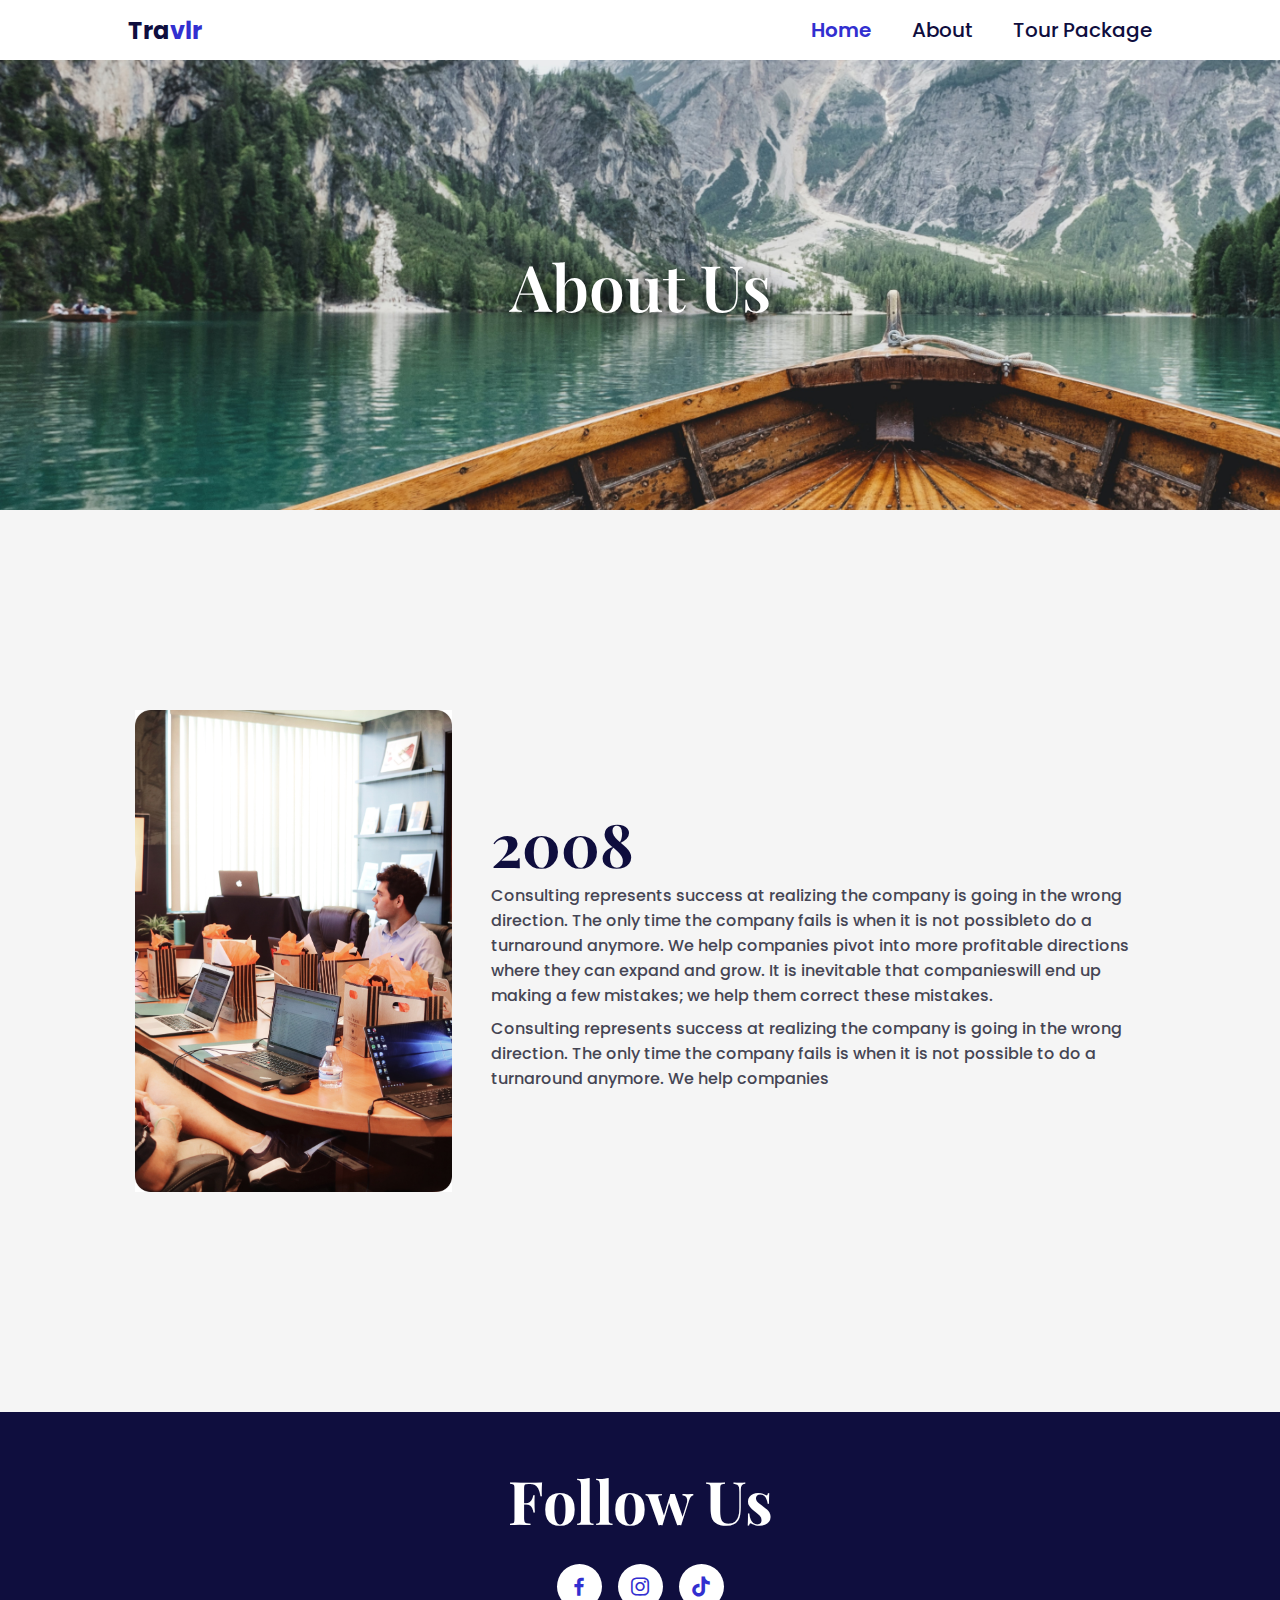
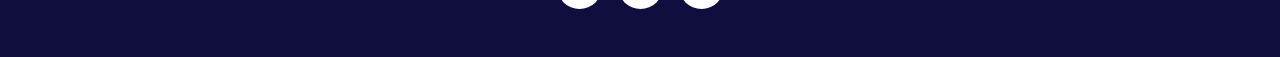
<file: about.html>
<!DOCTYPE html>
<html lang="en">
  <head>
    <meta charset="UTF-8" />
    <meta name="viewport" content="width=device-width, initial-scale=1.0" />
    <link
      href="https://unpkg.com/boxicons@2.1.4/css/boxicons.min.css"
      rel="stylesheet"
    />
    <link rel="stylesheet" href="./assets/css/main.css" />
    <title>Travel Website</title>
  </head>
  <body>
    <header class="header" id="header">
      <nav class="nav container">
        <a href="#" class="nav__logo">Tra<span>vlr</span></a>

        <div class="nav__menu" id="nav-menu">
          <ul class="nav__list">
            <li class="nav__item">
              <a href="index.html" class="nav__link active">Home</a>
            </li>
            <li class="nav__item">
              <a href="about.html" class="nav__link">About</a>
            </li>
            <li class="nav__item">
              <a href="tour-package.html" class="nav__link">Tour Package</a>
            </li>
          </ul>
        </div>

        <div class="nav__toggle" id="nav-toggle">
          <i class="bx bx-menu"></i>
        </div>
      </nav>
    </header>

    <main class="main" id="main">
      <section
        class="section about-hero"
        style="background-image: url('./assets/media/bg-about.jpg')"
        id="hero"
      >
        <h1 class="hero__title">About Us</h1>
      </section>

      <section class="section about container">
        <div class="about__container">
          <img class="about__img" src="./assets/media/about-image.jpg" alt="" />

          <div class="about__data">
            <h3 class="about__data-title">2008</h3>
            <p class="about__data-description">
              Consulting represents success at realizing the company is going in
              the wrong direction. The only time the company fails is when it is
              not possibleto do a turnaround anymore. We help companies pivot
              into more profitable directions where they can expand and grow. It
              is inevitable that companieswill end up making a few mistakes; we
              help them correct these mistakes.
            </p>
            <p class="about__data-description">
              Consulting represents success at realizing the company is going in
              the wrong direction. The only time the company fails is when it is
              not possible to do a turnaround anymore. We help companies
            </p>
          </div>
        </div>
      </section>
    </main>

    <footer class="footer">
      <h3 class="footer__title">Follow Us</h3>

      <div class="footer__social">
        <a href="#" class="footer__social-link"
          ><i class="bx bxl-facebook"></i
        ></a>
        <a href="#" class="footer__social-link"
          ><i class="bx bxl-instagram"></i
        ></a>
        <a href="#" class="footer__social-link"
          ><i class="bx bxl-tiktok"></i
        ></a>
      </div>
    </footer>

    <script src="./assets/js/main.js"></script>
  </body>
</html>
</file>
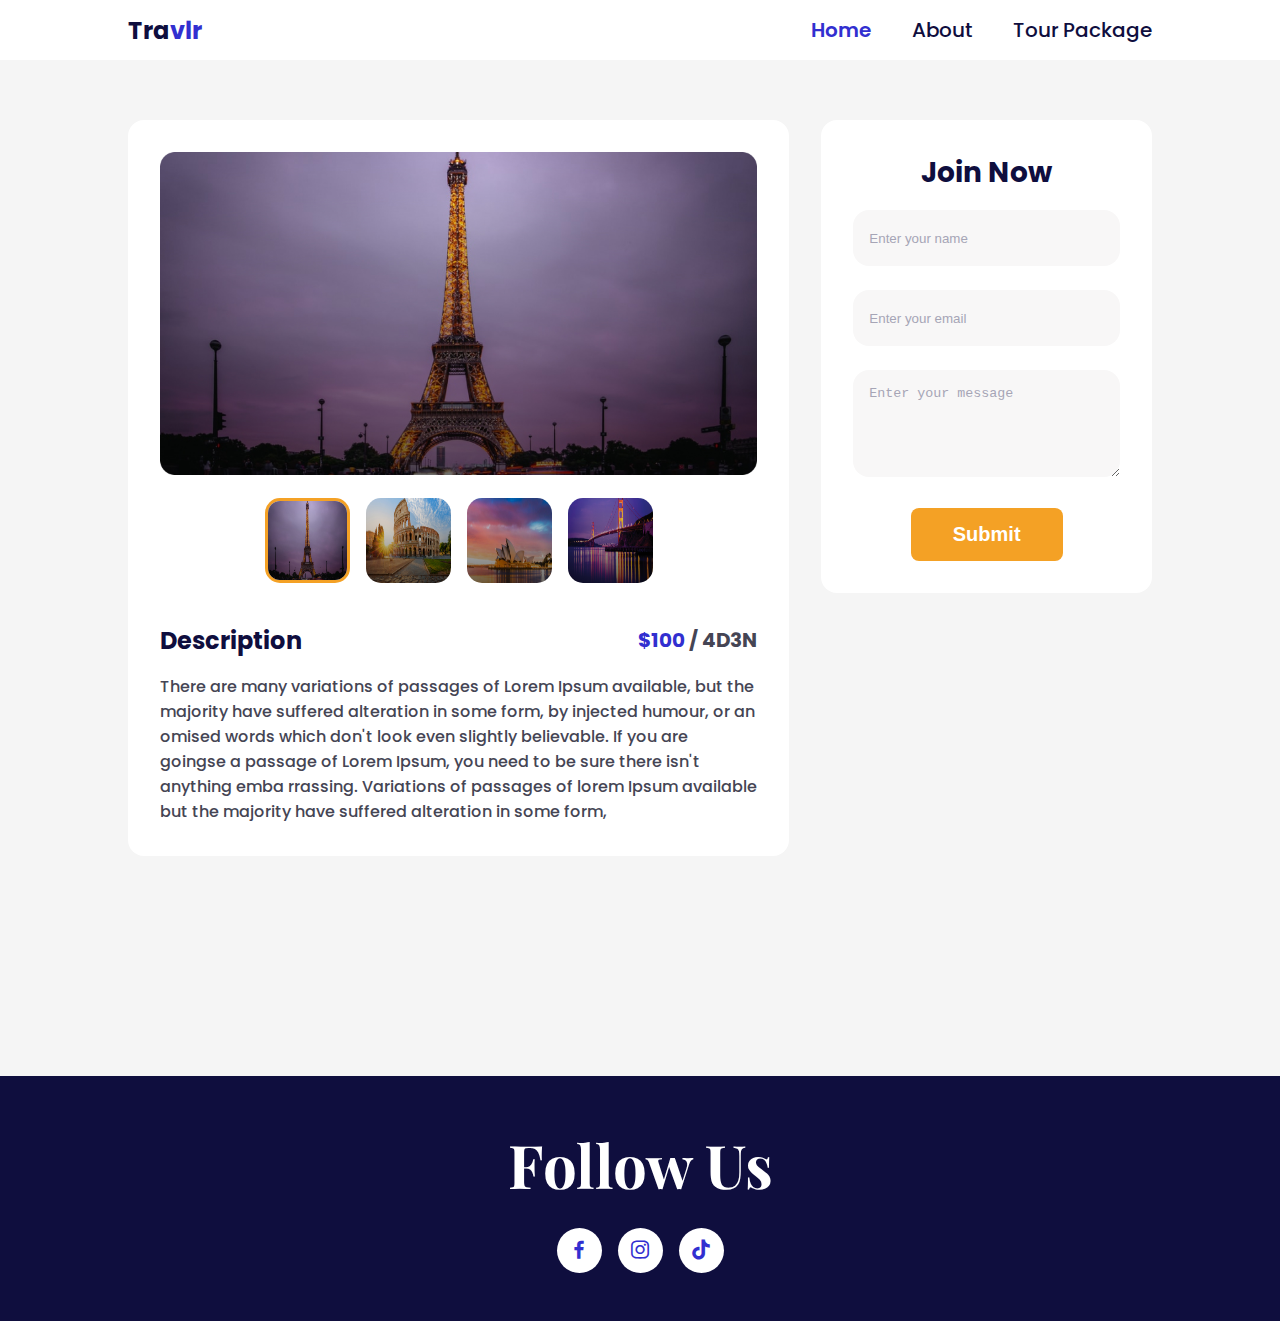
<file: detailt.html>
<!DOCTYPE html>
<html lang="en">
  <head>
    <meta charset="UTF-8" />
    <meta name="viewport" content="width=device-width, initial-scale=1.0" />
    <link
      href="https://unpkg.com/boxicons@2.1.4/css/boxicons.min.css"
      rel="stylesheet"
    />
    <link rel="stylesheet" href="./assets/css/main.css" />
    <title>Travel Website</title>
  </head>
  <body>
    <header class="header" id="header">
      <nav class="nav container">
        <a href="#" class="nav__logo">Tra<span>vlr</span></a>

        <div class="nav__menu" id="nav-menu">
          <ul class="nav__list">
            <li class="nav__item">
              <a href="index.html" class="nav__link active">Home</a>
            </li>
            <li class="nav__item">
              <a href="about.html" class="nav__link">About</a>
            </li>
            <li class="nav__item">
              <a href="tour-package.html" class="nav__link">Tour Package</a>
            </li>
          </ul>
        </div>

        <div class="nav__toggle" id="nav-toggle">
          <i class="bx bx-menu"></i>
        </div>
      </nav>
    </header>

    <main class="container" style="margin-top: 120px">
      <section class="detail">
        <div class="detail__card card">
          <img
            src="./assets/media/detail-img.jpg"
            alt=""
            class="detail__card-img"
          />
          <div class="detail__card-img-list">
            <img
              src="./assets/media/detail-img.jpg"
              alt=""
              class="detail__card-img-item active"
            />
            <img
              src="./assets/media/detail-img2.jpg"
              alt=""
              class="detail__card-img-item"
            />
            <img
              src="./assets/media/detail-img3.jpg"
              alt=""
              class="detail__card-img-item"
            />
            <img
              src="./assets/media/detail-img4.jpg"
              alt=""
              class="detail__card-img-item"
            />
          </div>
          <div class="detail__card-data">
            <div class="detail__card-title">
              <h4>Description</h4>
              <h5>$100 <span>/ 4D3N</span></h5>
            </div>
            <p class="detail__card-description">
              There are many variations of passages of Lorem Ipsum available,
              but the majority have suffered alteration in some form, by
              injected humour, or an omised words which don't look even slightly
              believable. If you are goingse a passage of Lorem Ipsum, you need
              to be sure there isn't anything emba rrassing. Variations of
              passages of lorem Ipsum available but the majority have suffered
              alteration in some form,
            </p>
          </div>
        </div>
        <div class="detail__form card">
          <h4 class="detail__form-title">Join Now</h4>
          <form action="">
            <div class="form__group">
              <input
                class="form__group-input"
                type="text"
                placeholder="Enter your name"
              />
            </div>
            <div class="form__group">
              <input
                class="form__group-input"
                type="email"
                placeholder="Enter your email"
              />
            </div>
            <div class="form__group">
              <textarea
                class="form__group-textarea"
                placeholder="Enter your message"
                rows="5"
              ></textarea>
            </div>
            <div class="form__group">
              <button class="button button-detail">Submit</button>
            </div>
          </form>
        </div>
      </section>
    </main>

    <footer class="footer">
      <h3 class="footer__title">Follow Us</h3>

      <div class="footer__social">
        <a href="#" class="footer__social-link"
          ><i class="bx bxl-facebook"></i
        ></a>
        <a href="#" class="footer__social-link"
          ><i class="bx bxl-instagram"></i
        ></a>
        <a href="#" class="footer__social-link"
          ><i class="bx bxl-tiktok"></i
        ></a>
      </div>
    </footer>

    <script src="./assets/js/main.js"></script>
  </body>
</html>
</file>
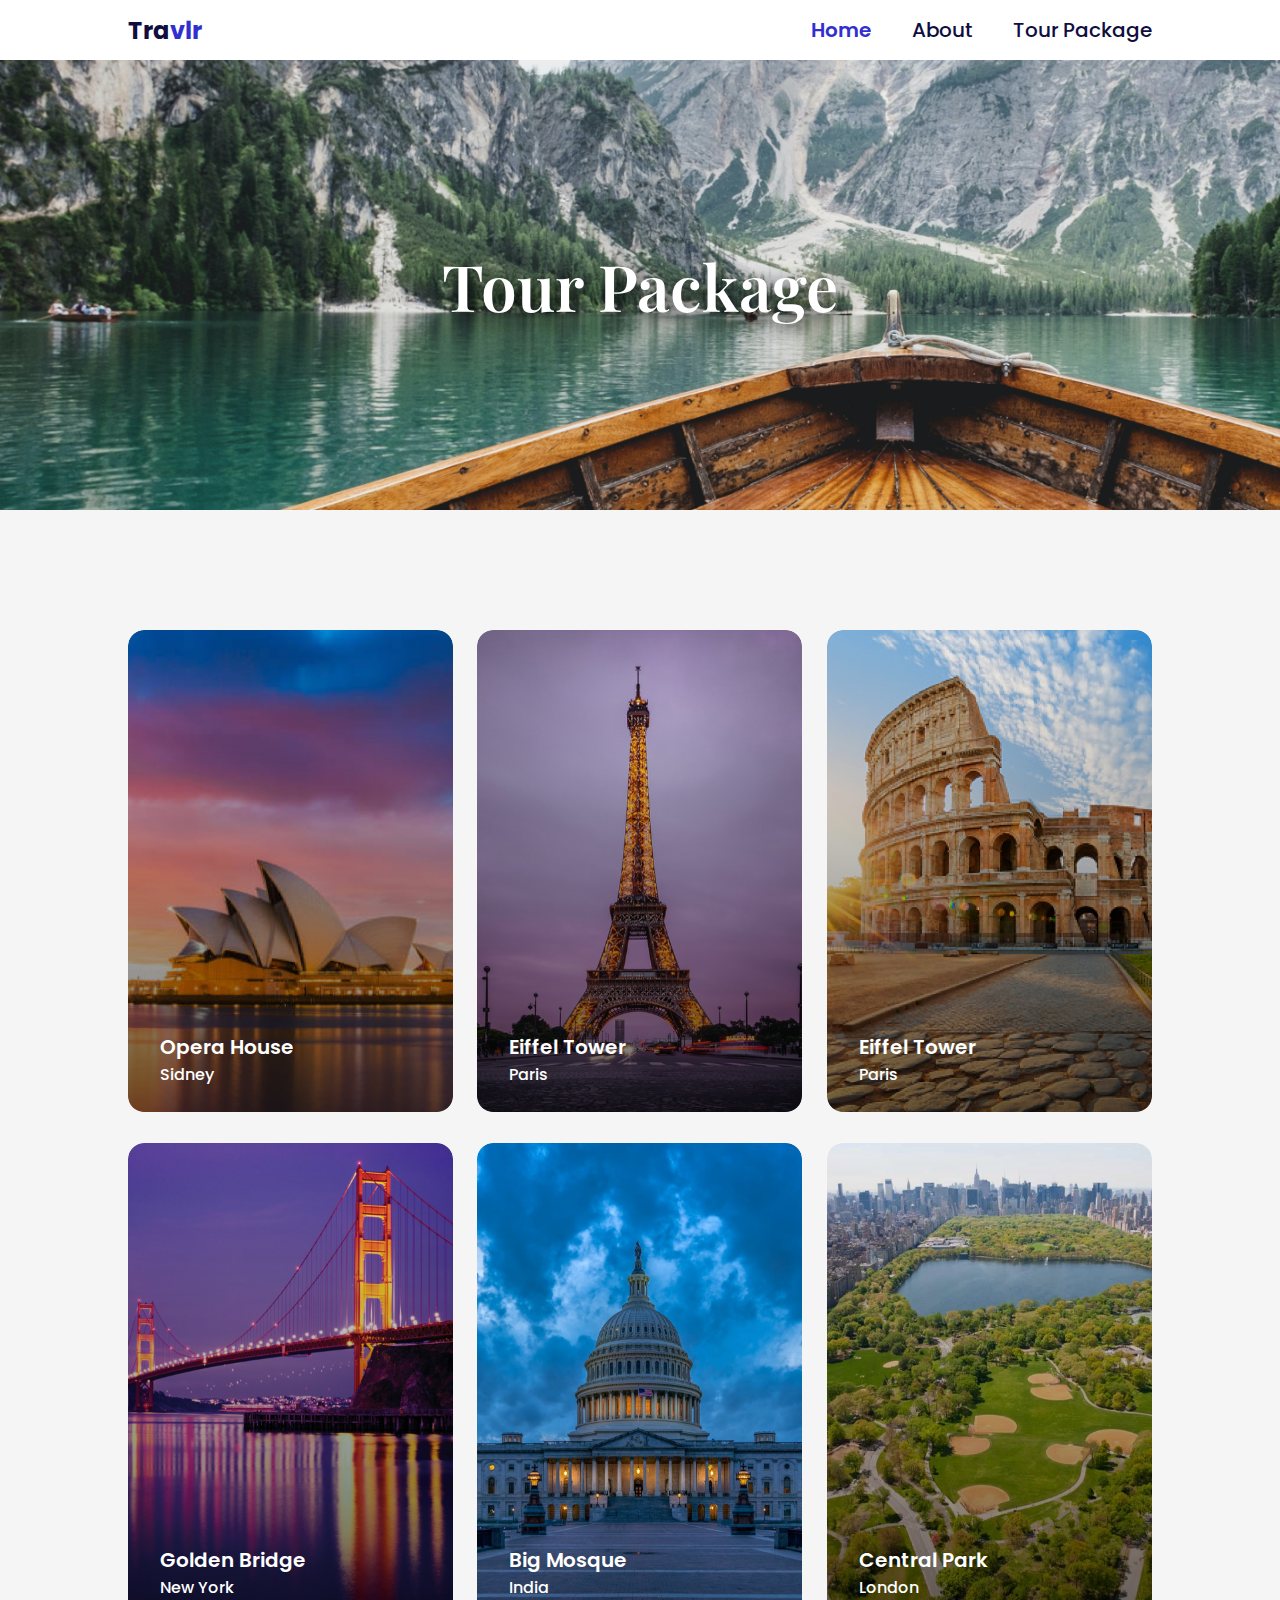
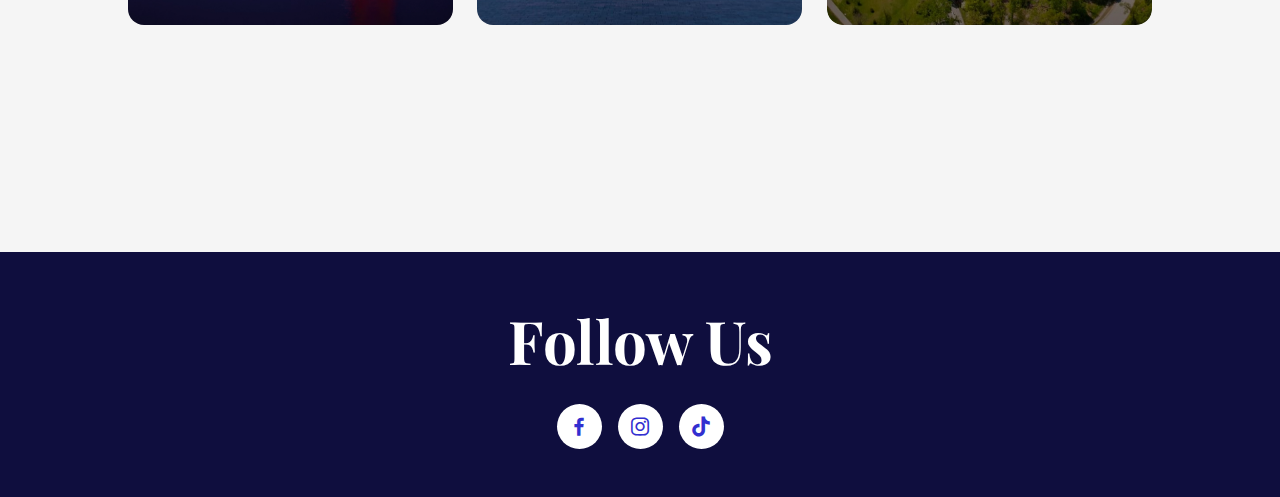
<file: tour-package.html>
<!DOCTYPE html>
<html lang="en">
  <head>
    <meta charset="UTF-8" />
    <meta name="viewport" content="width=device-width, initial-scale=1.0" />
    <link
      href="https://unpkg.com/boxicons@2.1.4/css/boxicons.min.css"
      rel="stylesheet"
    />
    <link rel="stylesheet" href="./assets/css/main.css" />
    <title>Travel Website</title>
  </head>
  <body>
    <header class="header" id="header">
      <nav class="nav container">
        <a href="#" class="nav__logo">Tra<span>vlr</span></a>

        <div class="nav__menu" id="nav-menu">
          <ul class="nav__list">
            <li class="nav__item">
              <a href="index.html" class="nav__link active">Home</a>
            </li>
            <li class="nav__item">
              <a href="about.html" class="nav__link">About</a>
            </li>
            <li class="nav__item">
              <a href="tour-package.html" class="nav__link">Tour Package</a>
            </li>
          </ul>
        </div>

        <div class="nav__toggle" id="nav-toggle">
          <i class="bx bx-menu"></i>
        </div>
      </nav>
    </header>

    <main class="main" id="main">
      <section
        class="section about-hero"
        style="background-image: url('./assets/media/bg-about.jpg')"
        id="hero"
      >
        <h1 class="hero__title">Tour Package</h1>
      </section>

      <section class="section tour container">
        <div class="tour__container">
          <div class="tour__card">
            <img src="./assets/media/img-1.jpg" alt="" class="tour__card-img" />
            <div class="tour__data">
              <h5 class="tour__data-title">Opera House</h5>
              <span class="tour__data-subtitle">Sidney</span>
            </div>
            <a href="#" class="tour__link"></a>
          </div>
          <div class="tour__card">
            <img src="./assets/media/img-2.jpg" alt="" class="tour__card-img" />
            <div class="tour__data">
              <h5 class="tour__data-title">Eiffel Tower</h5>
              <span class="tour__data-subtitle">Paris</span>
            </div>
            <a href="#" class="tour__link"></a>
          </div>
          <div class="tour__card">
            <img src="./assets/media/img-3.jpg" alt="" class="tour__card-img" />
            <div class="tour__data">
              <h5 class="tour__data-title">Eiffel Tower</h5>
              <span class="tour__data-subtitle">Paris</span>
            </div>
            <a href="#" class="tour__link"></a>
          </div>
          <div class="tour__card">
            <img src="./assets/media/img-4.jpg" alt="" class="tour__card-img" />
            <div class="tour__data">
              <h5 class="tour__data-title">Golden Bridge</h5>
              <span class="tour__data-subtitle">New York</span>
            </div>
            <a href="#" class="tour__link"></a>
          </div>
          <div class="tour__card">
            <img src="./assets/media/img-5.jpg" alt="" class="tour__card-img" />
            <div class="tour__data">
              <h5 class="tour__data-title">Big Mosque</h5>
              <span class="tour__data-subtitle">India</span>
            </div>
            <a href="#" class="tour__link"></a>
          </div>
          <div class="tour__card">
            <img src="./assets/media/img-6.jpg" alt="" class="tour__card-img" />
            <div class="tour__data">
              <h5 class="tour__data-title">Central Park</h5>
              <span class="tour__data-subtitle">London</span>
            </div>
            <a href="#" class="tour__link"></a>
          </div>
        </div>
      </section>
    </main>

    <footer class="footer">
      <h3 class="footer__title">Follow Us</h3>

      <div class="footer__social">
        <a href="#" class="footer__social-link"
          ><i class="bx bxl-facebook"></i
        ></a>
        <a href="#" class="footer__social-link"
          ><i class="bx bxl-instagram"></i
        ></a>
        <a href="#" class="footer__social-link"
          ><i class="bx bxl-tiktok"></i
        ></a>
      </div>
    </footer>

    <script src="./assets/js/main.js"></script>
  </body>
</html>
</file>
<file: assets/css/main.css>
@import url('https://fonts.googleapis.com/css2?family=Playfair+Display:wght@500;600;700&family=Poppins:wght@400;500;600;700&display=swap');

:root {
  --primary-color: hsla(241, 63%, 50%, 1);
  --title-color: hsla(241, 63%, 15%, 1);
  --paragraph-color: hsla(241, 10%, 30%, 1);
  --btn-color: hsla(36, 90%, 55%, 1);
  --bg-color: hsla(0, 0%, 96%, 1);
  --form-color: hsla(0, 3%, 97%, 1);
  --form-text-color: hsla(241, 10%, 68%, 1);

  --primary-font: 'Poppins', sans-serif;
  --secondary-font: 'Playfair Display', serif;

  --h1-font-size: 2rem;
  --h3-font-size: 1.75rem;
  --normal-font-size: 1rem;

  --fw-regular: 400;
  --fw-medium: 500;
  --fw-semibold: 600;
  --fw-bold: 700;
}

@media screen and (min-width: 768px) {
  :root {
    --h1-font-size: 4rem;
    --h3-font-size: 3.75rem;
    --normal-font-size: 1rem;
  }
}

* {
  margin: 0;
  padding: 0;
  box-sizing: border-box;
}
a {
  text-decoration: none;
  color: var(--title-color);
}
ol,
ul {
  list-style: none;
}

img {
  max-width: 100%;
  height: auto;
}

body {
  font-size: var(--normal-font-size);
  background-color: var(--bg-color);
  color: var(--title-color);
  font-weight: var(--fw-medium);
  font-family: var(--primary-font);
}

/* re-usable class */
.container {
  max-width: 1024px;
  margin-inline: 2rem;
}
/* end */

/* header style */
.header {
  width: 100%;
  background-color: #fff;
  position: fixed;
  top: 0;
  left: 0;
  z-index: 2;
}

.nav {
  display: flex;
  justify-content: space-between;
  align-items: center;
  height: 60px;
}

.nav__logo {
  font-size: 1.5rem;
  font-weight: var(--fw-bold);
}

.nav__logo span {
  color: var(--primary-color);
}

@media screen and (max-width: 768px) {
  .nav__menu {
    position: fixed;
    top: -100%;
    left: 0;
    right: 0;
    background-color: #fff;
    width: 80%;
    text-align: center;
    margin-inline: auto;
    padding: 2rem 3rem;
    /* border: 1px solid black; */
    box-shadow: 0 3px 12px 0 rgba(0, 0, 0, 0.1);
    border-radius: 0.75rem;
    transition: 0.3s;
  }

  .nav__item {
    margin-bottom: 2rem;
  }

  .nav__menu.show-menu {
    top: 80px;
  }
}

.nav__link {
  font-size: 1.25rem;
}

.nav__link.active {
  color: var(--primary-color);
  font-weight: var(--fw-semibold);
}

.nav__toggle {
  font-size: 1.5rem;
  cursor: pointer;
  color: var(--title-color);
}
/* end */

.main {
  margin-top: 3.75rem;
}

/* hero style */
.hero {
  background-image: url('../media/bg-image.png');
  height: 100vh;
  background-repeat: no-repeat;
  background-size: cover;
  background-position: -200px 0;
  text-align: center;
  display: flex;
  flex-direction: column;
  align-items: center;
  justify-content: center;
  row-gap: 3.75rem;
}

.hero__title {
  font-family: var(--secondary-font);
  font-size: var(--h1-font-size);
  color: #fff;
  font-weight: var(--fw-semibold);
  text-shadow: 5px 5px 20px rgba(0, 0, 0, 1);
}

.button {
  background-color: var(--btn-color);
  border: none;
  padding: 15px 42px;
  border-radius: 0.5rem;
  color: #fff;
  font-size: 1.25rem;
  font-weight: var(--fw-semibold);
}

.button:hover {
  background-color: hsla(36, 90%, 50%, 1);
}
/* end */

.section-title {
  text-align: center;
  font-size: var(--h3-font-size);
  font-family: var(--secondary-font);
  font-weight: var(--fw-medium);
}

/* tour style */
.tour {
  margin-top: 120px;
}

.tour__container {
  display: grid;
  gap: 1.5rem;
  margin-top: 3rem;
  justify-content: center;
  margin-bottom: 3rem;
}

.tour__card {
  position: relative;
  margin-inline: auto;
  overflow: hidden;
  border-radius: 1rem;
}

.tour__card:hover .tour__card-img {
  transform: scale(1.1);
}

.tour__card-img {
  border-radius: 1rem;
  object-fit: cover;
  width: 256px;
  height: 482px;
  transition: 0.3s;
}

.tour__data {
  position: absolute;
  bottom: 2rem;
  left: 2rem;
  color: #fff;
}

.tour__data-title {
  font-size: 1.25rem;
  font-weight: var(--fw-semibold);
}

.tour__link {
  position: absolute;
  top: 0;
  left: 0;
  right: 0;
  bottom: 0;
}
/* end tour */

.footer {
  background-color: var(--title-color);
  color: #fff;
  text-align: center;
  padding: 3rem 0;
  margin-top: 220px;
}

.footer__title {
  font-family: var(--secondary-font);
  font-size: var(--h3-font-size);
}

.footer__social {
  margin-top: 1.5rem;
  display: flex;
  justify-content: center;
  column-gap: 1rem;
}

.footer__social-link {
  width: 45px;
  height: 45px;
  background-color: #fff;
  border-radius: 100%;
  display: flex;
  justify-content: center;
  align-items: center;
}

.footer__social-link i {
  color: var(--primary-color);
  font-size: 1.5rem;
}

/* about style */
.about-hero {
  height: 50vh;
  background-repeat: no-repeat;
  background-size: cover;
  display: flex;
  align-items: center;
  justify-content: center;
}

.about {
  margin-top: 3rem;
}

.about__container {
  display: grid;
  place-items: center;
  gap: 2rem;
}

.about__img {
  height: 482px;
  width: 317px;
}

.about__data-title {
  font-size: 3.75rem;
  font-family: var(--secondary-font);
  text-align: center;
}

.about__data-description {
  color: var(--paragraph-color);
  margin-bottom: 0.5rem;
}
/* end */

/* detail style */
.card {
  background-color: #fff;
  padding: 2rem;
  border-radius: 1rem;
  width: 100%;
}

.detail {
  display: grid;
  gap: 2rem;
}
/* .detail__card {
} */

.detail__card-img {
  width: 100%;
}

.detail__card-img-list {
  margin-top: 1rem;
  display: flex;
  gap: 1rem;
  justify-content: center;
  flex-wrap: wrap;
}

.detail__card-img-item {
  width: 55px;
  height: 55px;
  border-radius: 15px;
}

.detail__card-img-item.active {
  border: 3px solid var(--btn-color);
}

.detail__card-data {
  margin-top: 2.5rem;
}

.detail__card-title {
  display: flex;
  justify-content: space-between;
  align-items: center;
  flex-wrap: wrap;
}
.detail__card-title h4 {
  font-size: 1.5rem;
}
.detail__card-title h5 {
  font-size: 1.25rem;
  color: var(--primary-color);
}

.detail__card-title span {
  color: var(--paragraph-color);
}

.detail__card-description {
  margin-top: 1rem;
  color: var(--paragraph-color);
}

.detail__form {
  height: fit-content;
}

.detail__form-title {
  font-size: 1.75rem;
  text-align: center;
  margin-bottom: 1rem;
}

.form__group-input {
  height: 56px;
  width: 100%;
  background-color: var(--form-color);
  border: none;
  outline: none;
  border-radius: 1rem;
  margin-bottom: 1.5rem;
  padding: 1rem;
  color: var(--form-text-color);
}

.form__group-input::placeholder,
.form__group-textarea::placeholder {
  color: var(--form-text-color);
}

.form__group-textarea {
  width: 100%;
  background-color: var(--form-color);
  border: none;
  outline: none;
  border-radius: 1rem;
  margin-bottom: 1.5rem;
  padding: 1rem;
  color: var(--form-text-color);
}

.form__group .button-detail {
  margin-inline: auto;
  display: block;
}

/* end */

@media screen and (min-width: 769px) {
  /* header style */
  .nav__list {
    display: flex;
    column-gap: 2.5rem;
  }
  .nav__toggle {
    display: none;
  }
  /* end */

  /* hero style */
  .hero {
    background-position: initial;
  }
  /* end */

  /* tour style */
  .tour__container {
    grid-template-columns: repeat(2, 1fr);
  }

  .tour__card-img {
    width: 325px;
    height: 482px;
  }
  /* end */

  /* about style */
  .about {
    margin-top: 200px;
  }
  .about__container {
    grid-template-columns: 0.5fr 1fr;
  }

  .about__data-title {
    text-align: initial;
  }
  /* end */

  /* detail style */
  .detail {
    grid-template-columns: 1fr 0.5fr;
  }

  .detail__card-img-item {
    width: 85px;
    height: 85px;
  }
  /* end */
}

@media screen and (min-width: 1024px) {
  .container {
    margin-inline: auto;
  }

  .tour__container {
    grid-template-columns: repeat(3, 1fr);
  }
}
</file>
